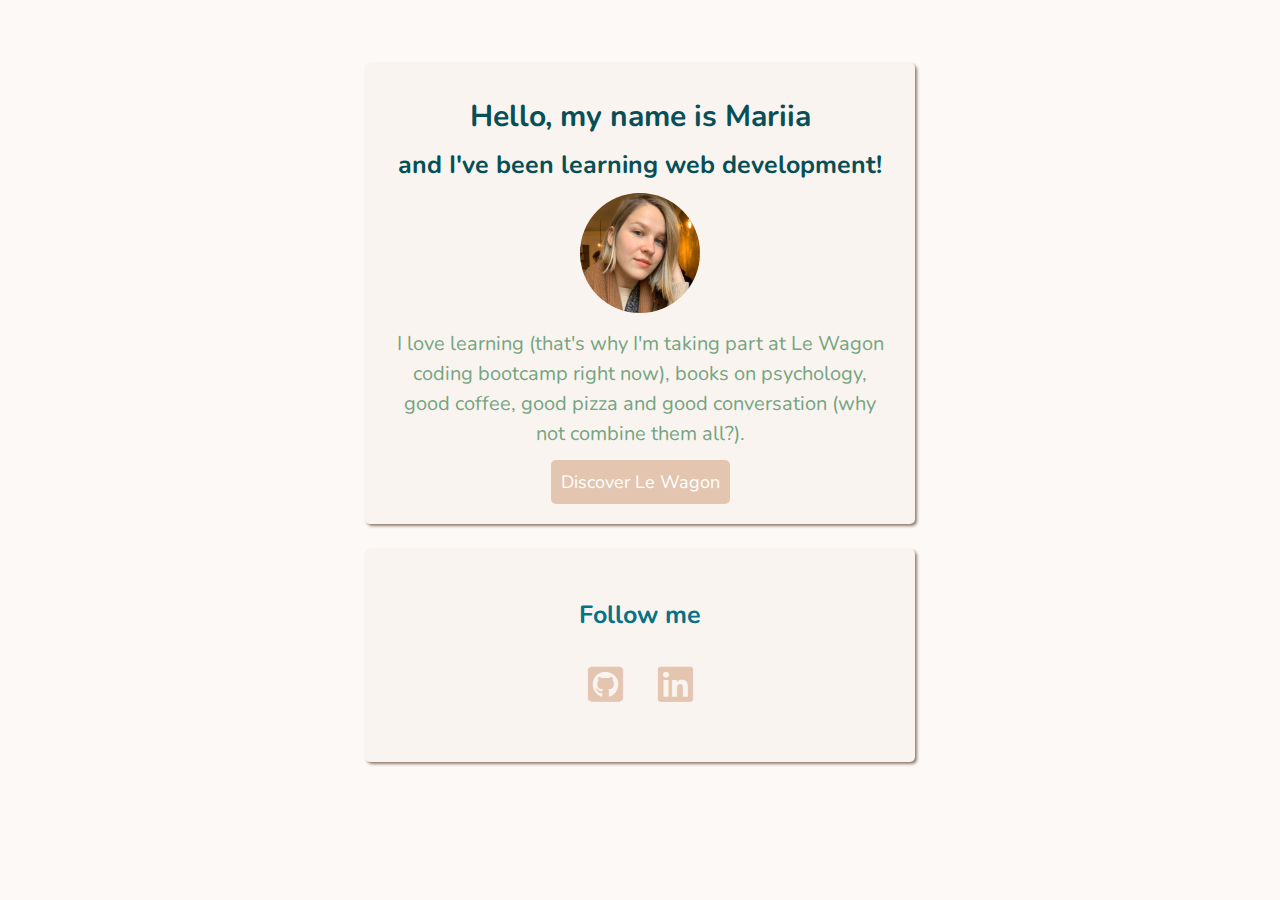
<file: index.html>
<!DOCTYPE html>

<html>

  <head>
    <title>My profile</title>
    <meta name="description" content="Find more information about me in my profile!">
    <meta charset="utf-8">
    <meta name="viewport" content="width=device-width, initial-scale=1">
    <link rel="stylesheet" href="https://use.fontawesome.com/releases/v5.6.3/css/all.css">
    <link rel="stylesheet" href="style.css">
  </head>

  <body>
    <div class="container">

    <div class="card">
    <h1>Hello, my name is Mariia</h1>
    <h2 id= "h2-same-color-as-h1">and I've been learning web development!</h2>
    <img src="images/profile.jpeg" alt="Mariia Kahlert" id="profile-img-circle">
    <p>I love learning (that's why I'm taking part at Le Wagon coding bootcamp right now), books on psychology, good coffee, good pizza and good conversation (why not combine them all?).</p>
    <a href="https://www.lewagon.com" target="_blank" class="btn-background">Discover Le Wagon</a>
    </div>

    <div class="card">
    <h2>Follow me</h2>
    <ul class="list-inline">
      <li>
        <a href="https://github.com/MariiaKahlert" target="_blank">
          <i class="fab fa-github-square"></i>
        </a>
      </li>
      <li>
        <a href="https://www.linkedin.com/in/mariia-kahlert-66b656151/" target="_blank">
          <i class="fab fa-linkedin"></i>
        </a>
      </li>
    </ul>
    </div>

    </div>
  </body>

</html>
</file>
<file: style.css>
@import url('https://fonts.googleapis.com/css?family=Nunito:400,400i,700,700i&display=swap');

body {
  background-color: #FCF9F7;
  font-family:'Nunito', sans-serif;
  font-size: 18px;
  line-height: 1.5;
  }

  h1 {
    color: #074F57;
    font-size: 30px;
    margin-bottom: 0;
    margin-top: 3px;
  }

  #h2-same-color-as-h1 {
    color: #074F57;
    margin-bottom: 0px;
    margin-top: 8px;
  }


  #profile-img-circle {
    border-radius: 50%;
    width: 120px;
    margin: 8px;
  }

  .btn-background {
    background-color: #E4C5AF;
    color: white;
    padding: 10px;
    border-radius: 5px
  }

  .btn-background:hover {
    background-color: #A69080;
    color: white;
  }

  h2 {
    color: #077187;
    font-size: 25px;
  }

  p {
    color: #74A57F;
    font-size: 20px;
    margin-top: 0px;
  }

  a {
    text-decoration: none;
  }

  .list-inline {
    list-style: none;
    padding-left: 0px;
  }

  .list-inline > li {
    display: inline-block;
    padding: 0px 15px;
    font-size: 40px
  }

  .list-inline a {
    color: #E4C5AF;
  }

  .list-inline a:hover {
    color: #A69080;
  }

  .container {
    margin: 5% auto;
    width: 600px;
  }

  @media (max-width: 960px) {
    .container {
      width: 700px;
    }
  }
  @media (max-width: 720px) {
    .container {
      width: 500px;
    }
  }
  @media (max-width: 540px) {
    .container {
      width: 300px;
    }
  }

  .card {
    border: 3px solid #FAF4F0;
    border-radius: 5px;
    margin: 25px;
    padding: 25px;
    text-align: center;
    box-shadow: 2px 2px 3px #927E70;
    background-color: #FAF4F0;
  }
</file>
